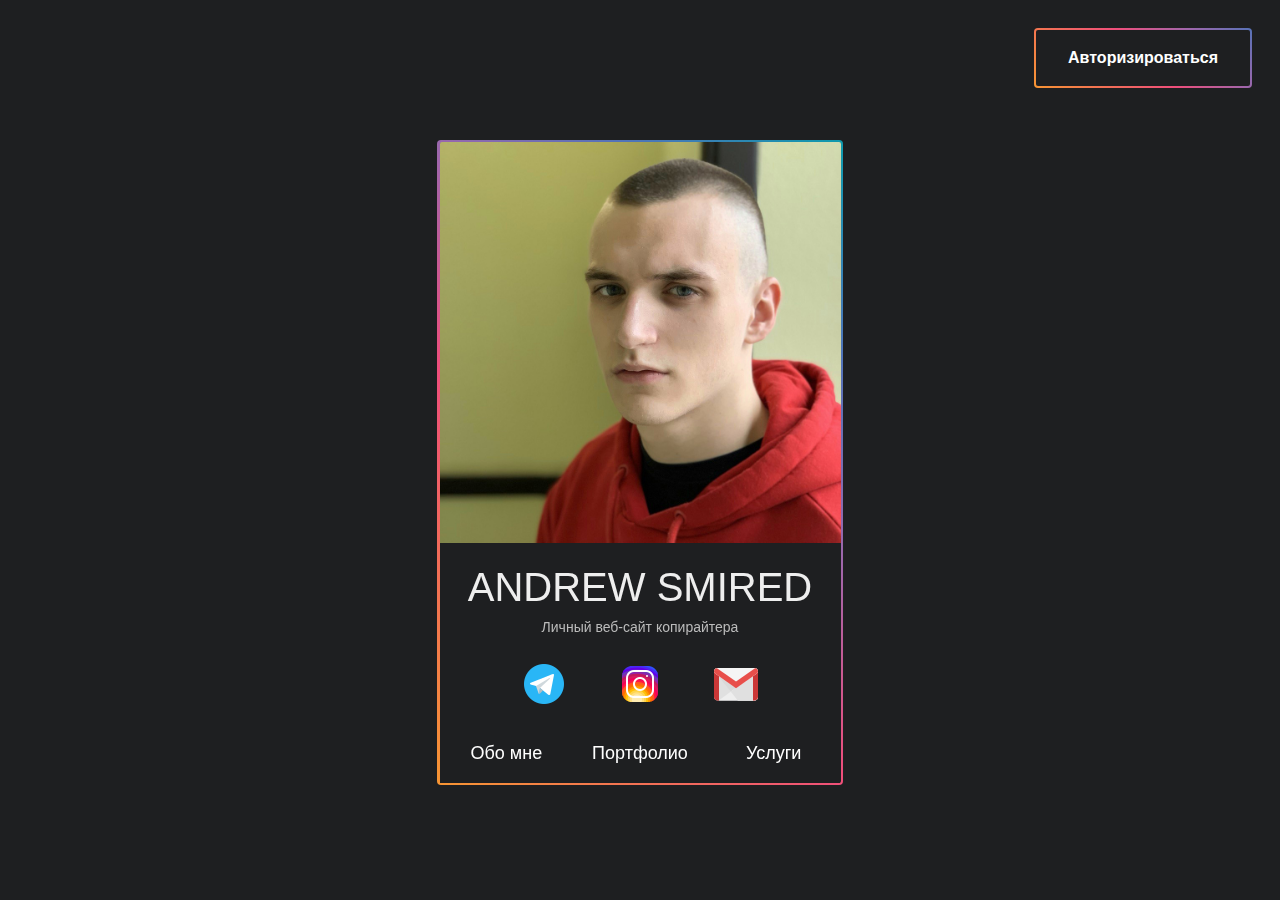
<file: index.html>
<!DOCTYPE html>
<html lang="en">
<head>
    <meta charset="UTF-8">
    <meta name="viewport" content="width=device-width, initial-scale=1.0">
    <title>Smired</title>
    <meta name="description" content="">
    <link rel="shortcut icon" href="img/favicon.ico" type="image/x-icon">
    <link rel="stylesheet" href="https://stackpath.bootstrapcdn.com/bootstrap/4.5.2/css/bootstrap.min.css" integrity="sha384-JcKb8q3iqJ61gNV9KGb8thSsNjpSL0n8PARn9HuZOnIxN0hoP+VmmDGMN5t9UJ0Z" crossorigin="anonymous">
    <link href="https://unpkg.com/aos@2.3.1/dist/aos.css" rel="stylesheet">
    <link rel="stylesheet" href="css/style.css">
    <link rel="stylesheet" href="css/preloader.css">
</head>
<body>
    
    <div class="preloader" id="preloader">
        <div class="lds-default">
            <div></div>
            <div></div>
            <div></div>
            <div></div>
            <div></div>
            <div></div>
            <div></div>
            <div></div>
            <div></div>
            <div></div>
            <div></div>
            <div></div>
        </div>
    </div>
    <!-- <footer>
        <ul>
            <li><a href="https://t.me/smired"><img src="img/icons/icon-01.png" alt="Telegram"></a></li>
            <li><a href="https://www.instagram.com/smired/"><img src="img/icons/icon-02.png" alt="Instagram"></a></li>
            <li><a href="mailto:andrewsam2001@gmail.com"><img src="img/icons/icon-03.png" alt="Email"></a></li>
        </ul>
    </footer> --> 

    <button class="autor" id="authorise">
        Авторизироваться
    </button>
    <div class="wrap">
        <div class="my-card">
            <div class="front" id="my-card-front">
                <img src="img/me_02.jpg" alt="Smired" class="my-img">
                <h1>Andrew Smired</h1>
                <h2>Личный веб-сайт копирайтера</h2>
                <div class="soc-med">
                    <a href="https://t.me/smired">
                        <img src="[data-uri]"/>
                    </a>
                    <a href="https://instagram.com/smired">
                        <img src="[data-uri]"/>
                    </a>
                    <a href="mailto: andrii.samarychev@gmail.com">
                        <img src="[data-uri]"/>
                    </a>
                </div>
                <div class="row row-cols-3">
                    <div class="col-4">
                        <a href="about.html">Обо мне</a>
                    </div>
                    <div class="col-4">
                        <a href="portfolio.html">Портфолио</a>
                    </div>
                    <div class="col-4">
                        <a href="service.html">Услуги</a>
                    </div>
                </div>
            </div>
            <div class="back" id="my-card-back">
                <p class="name-author">Авторизуйтесь</p>
                <form action="" method="post">
                    <input type="text" name="login" id="login" placeholder="Логин" class="input-login">
                    <input type="password" name="password" id="pass" placeholder="Пароль" class="input-login">
                    <div class="checking">
                        <input type="checkbox" name="human" id="check-human">
                        <label for="human">Я человек</label>
                    </div>
                    <p>Вы точно не робот?</p>
                    <div class="checking">
                        <input type="radio" name="yes-no-robot">
                        <label for="yes-no-robot">Да</label>
                        <input type="radio" name="no-no-robot">
                        <label for="no-no-robot">Не уверен</label>
                    </div>
                </form>
                <div class="row row-cols-2">
                    <div class="col-6">
                        <button id="back-home">На главную</button>
                    </div>
                    <div class="col-6">
                        <button>Войти</button>
                    </div>
                </div>
            </div> 
        </div>
    </div>

    <!-- <img src="img/bg-01.jpg" alt="">
    <img src="img/bg-02.jpg" alt="">
    <img src="img/bg-03.jpg" alt="">
    <img src="img/bg-04.jpg" alt="">
    <img src="img/bg-02.jpg" alt="">
    <img src="img/bg-01.jpg" alt=""> -->

    <script src="https://code.jquery.com/jquery-3.5.1.slim.min.js" integrity="sha384-DfXdz2htPH0lsSSs5nCTpuj/zy4C+OGpamoFVy38MVBnE+IbbVYUew+OrCXaRkfj" crossorigin="anonymous"></script>
    <script src="https://cdn.jsdelivr.net/npm/popper.js@1.16.1/dist/umd/popper.min.js" integrity="sha384-9/reFTGAW83EW2RDu2S0VKaIzap3H66lZH81PoYlFhbGU+6BZp6G7niu735Sk7lN" crossorigin="anonymous"></script>
    <script src="https://stackpath.bootstrapcdn.com/bootstrap/4.5.2/js/bootstrap.min.js" integrity="sha384-B4gt1jrGC7Jh4AgTPSdUtOBvfO8shuf57BaghqFfPlYxofvL8/KUEfYiJOMMV+rV" crossorigin="anonymous"></script>
    <script src="https://unpkg.com/aos@2.3.1/dist/aos.js"></script>
    <script src="js/main.js"></script>

</body>
</html>
</file>
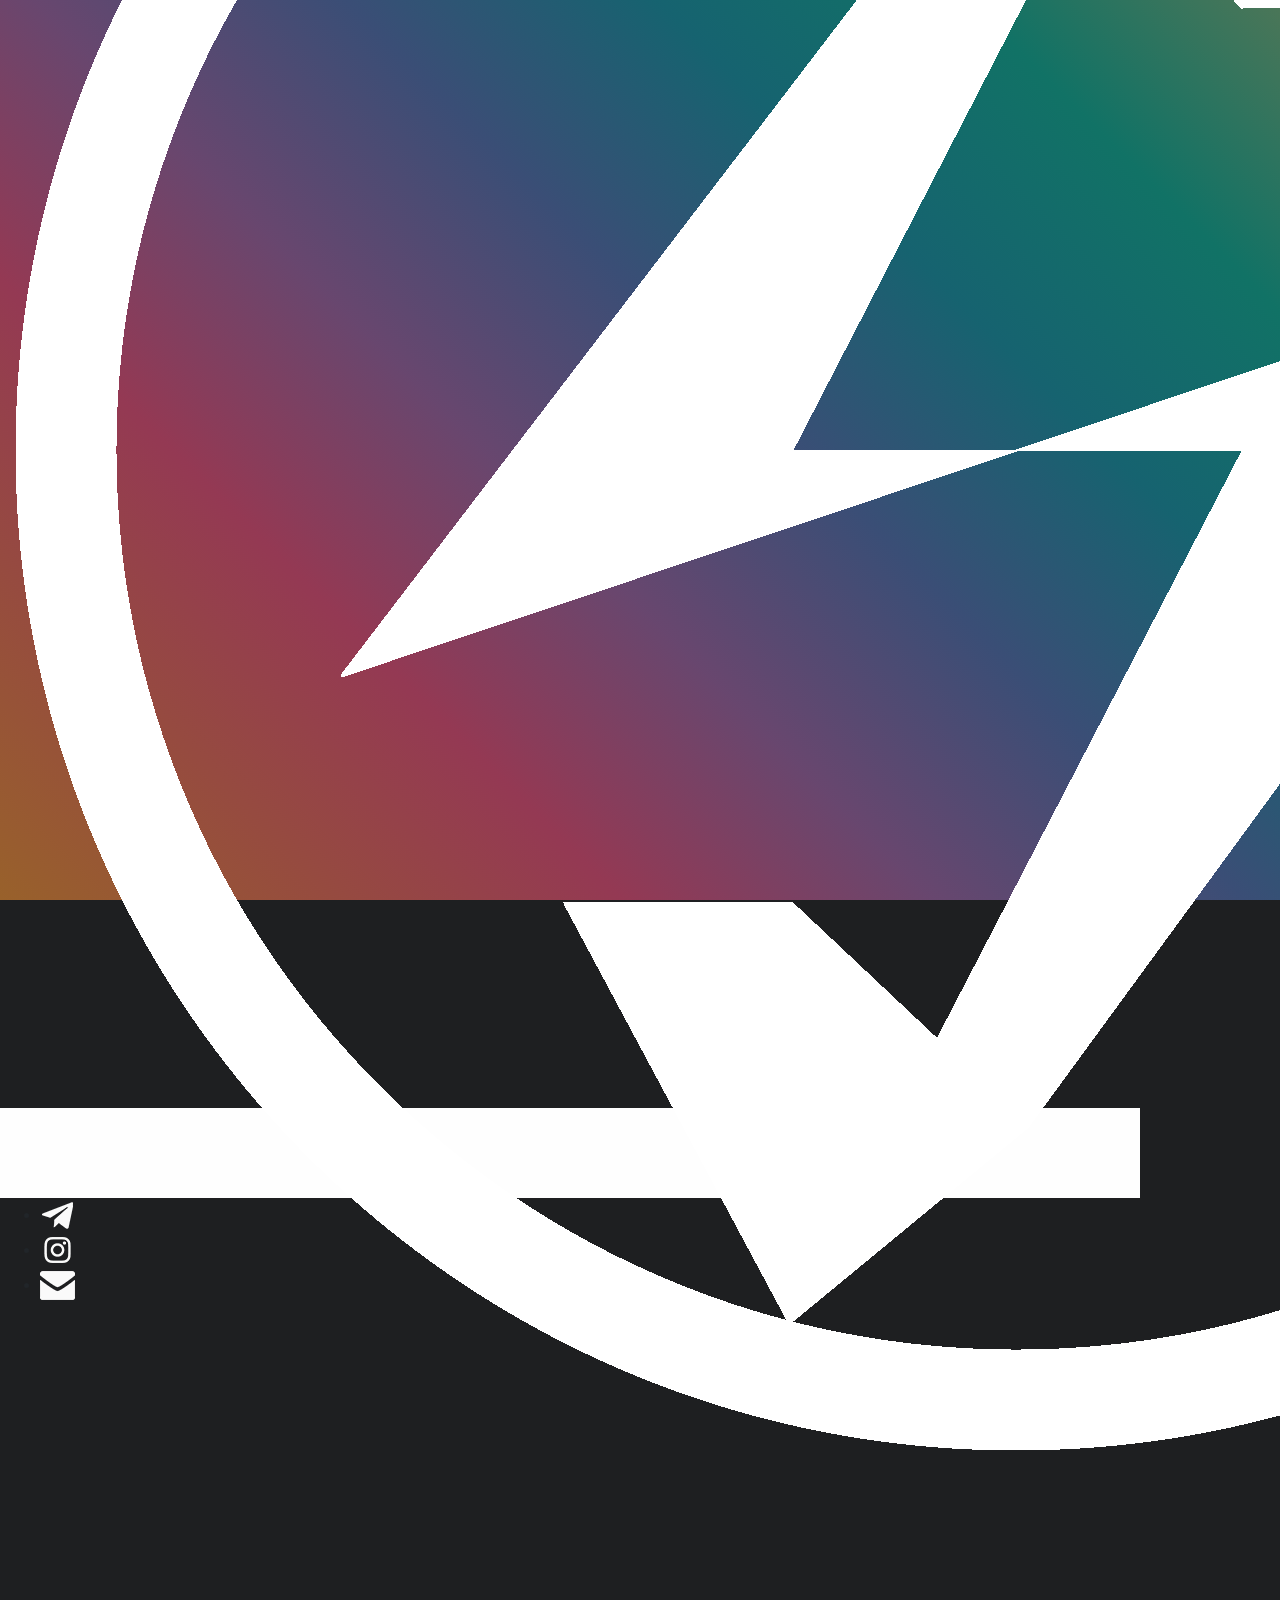
<file: en/index.html>
<!DOCTYPE html>
<html lang="en">
<head>
    <meta charset="UTF-8">
    <meta name="viewport" content="width=device-width, initial-scale=1.0">
    <title>Smired</title>
    <meta name="description" content="">
    <link rel="shortcut icon" href="../img/favicon.ico" type="image/x-icon">
    <link rel="stylesheet" href="https://stackpath.bootstrapcdn.com/bootstrap/4.5.2/css/bootstrap.min.css" integrity="sha384-JcKb8q3iqJ61gNV9KGb8thSsNjpSL0n8PARn9HuZOnIxN0hoP+VmmDGMN5t9UJ0Z" crossorigin="anonymous">
    <link href="https://unpkg.com/aos@2.3.1/dist/aos.css" rel="stylesheet">
    <link rel="stylesheet" href="../css/style.css">
</head>
<body>
    
    <nav class="navbar sticky-top navbar-expand-lg navbar-dark bg-premium">
        <a class="navbar-brand" href="../index.html">
            <img src="../img/logo.png" alt="" class="img-logo">
        </a>
        <button class="navbar-toggler" type="button" data-toggle="collapse" data-target="#navbarSupportedContent" aria-controls="navbarSupportedContent" aria-expanded="false" aria-label="Toggle navigation">
            <span class="navbar-toggler-icon"></span>
        </button>
      
        <div class="collapse navbar-collapse" id="navbarSupportedContent">
            <ul class="navbar-nav mr-auto">
                <li class="nav-item active">
                    <a class="nav-link" href="#">Home <span class="sr-only">(current)</span></a>
                </li>
                <li class="nav-item dropdown">
                    <a class="nav-link" href="portfolio.html">Portfolio</a>
                </li>
                <li class="nav-item dropdown">
                    <a class="nav-link dropdown-toggle" href="#" id="navbarDropdown" role="button" data-toggle="dropdown" aria-haspopup="true" aria-expanded="false">
                      Language
                    </a>
                    <div class="dropdown-menu" aria-labelledby="navbarDropdown">
                        <a class="dropdown-item" href="../index.html"><img src="../img/langs/rus.png" class="img-lang"> Русский</a>
                        <a class="dropdown-item" href="#"><img src="../img/langs/eng.jpg" class="img-lang"> English</a>
                    </div>
                </li>
            </ul>
        </div>
    </nav>
    
    <div class="container-fluid">
        <div class="row mb-5 row-cols-1 row-cols-lg-3">
            <div class="col" data-aos="fade-down" data-aos-duration="3000">
                <div class="card bg-dark mt-5 my-card">
                    <h1 class="card-title">Smired</h1>
                    <h2 class="card-title">Copywritter</h2>
                </div>
            </div>
        </div>
    </div>    

    <div class="container">
        <div class="row row-cols-1 row-cols-md-2">
            <div class="col row-col-me" data-aos="fade-right" data-aos-duration="2000">
                <img src="../img/me_01.jpg" alt="" class="row-img-me">
            </div>
            <div class="col row-text-me" data-aos="fade-up" data-aos-duration="2000">
                <h1>ANDREW SMIRED</h1>
                <p>My name is Andrew, I am 19 years old. I am a 2nd year student of NTUU KPI of IMSW faculty. I work as a professional copywriter for a year.</p>
                <p>I learned SEO-copywriting at the courses on digital marketing IIBT, I have a certificate.</p>
                <p>I provide services for writing unique SEO-texts, PR-texts, promotion texts, rewriting and translation.</p>
                <p>I know English and French at a high level. I have an experience as a translator. I use mostly the program DeepL.</p>
                <p>Also worked with admins like WordPress and Magento 2.</p>
                <p>I prefer to work in Google Doc.</p>
                <p>My strong qualities are diligence, punctuality, communicativeness and ability to work in a team.</p>
                <a href="portfolio.html" class="btn btn-primary" style="font-family: Helvetica;">Portfolio</a>
            </div>
        </div>
    </div>

    <footer>
        <ul>
            <li><a href="https://t.me/smired"><img src="../img/icons/icon-01.png" alt="Telegram"></a></li>
            <li><a href="https://www.instagram.com/smired/"><img src="../img/icons/icon-02.png" alt="Instagram"></a></li>
            <li><a href="mailto:andrewsam2001@gmail.com"><img src="../img/icons/icon-03.png" alt="Email"></a></li>
        </ul>
    </footer>

    <script src="https://code.jquery.com/jquery-3.5.1.slim.min.js" integrity="sha384-DfXdz2htPH0lsSSs5nCTpuj/zy4C+OGpamoFVy38MVBnE+IbbVYUew+OrCXaRkfj" crossorigin="anonymous"></script>
    <script src="https://cdn.jsdelivr.net/npm/popper.js@1.16.1/dist/umd/popper.min.js" integrity="sha384-9/reFTGAW83EW2RDu2S0VKaIzap3H66lZH81PoYlFhbGU+6BZp6G7niu735Sk7lN" crossorigin="anonymous"></script>
    <script src="https://stackpath.bootstrapcdn.com/bootstrap/4.5.2/js/bootstrap.min.js" integrity="sha384-B4gt1jrGC7Jh4AgTPSdUtOBvfO8shuf57BaghqFfPlYxofvL8/KUEfYiJOMMV+rV" crossorigin="anonymous"></script>
    <script src="https://unpkg.com/aos@2.3.1/dist/aos.js"></script>
    <script src="../js/main.js"></script>

</body>
</html>
</file>
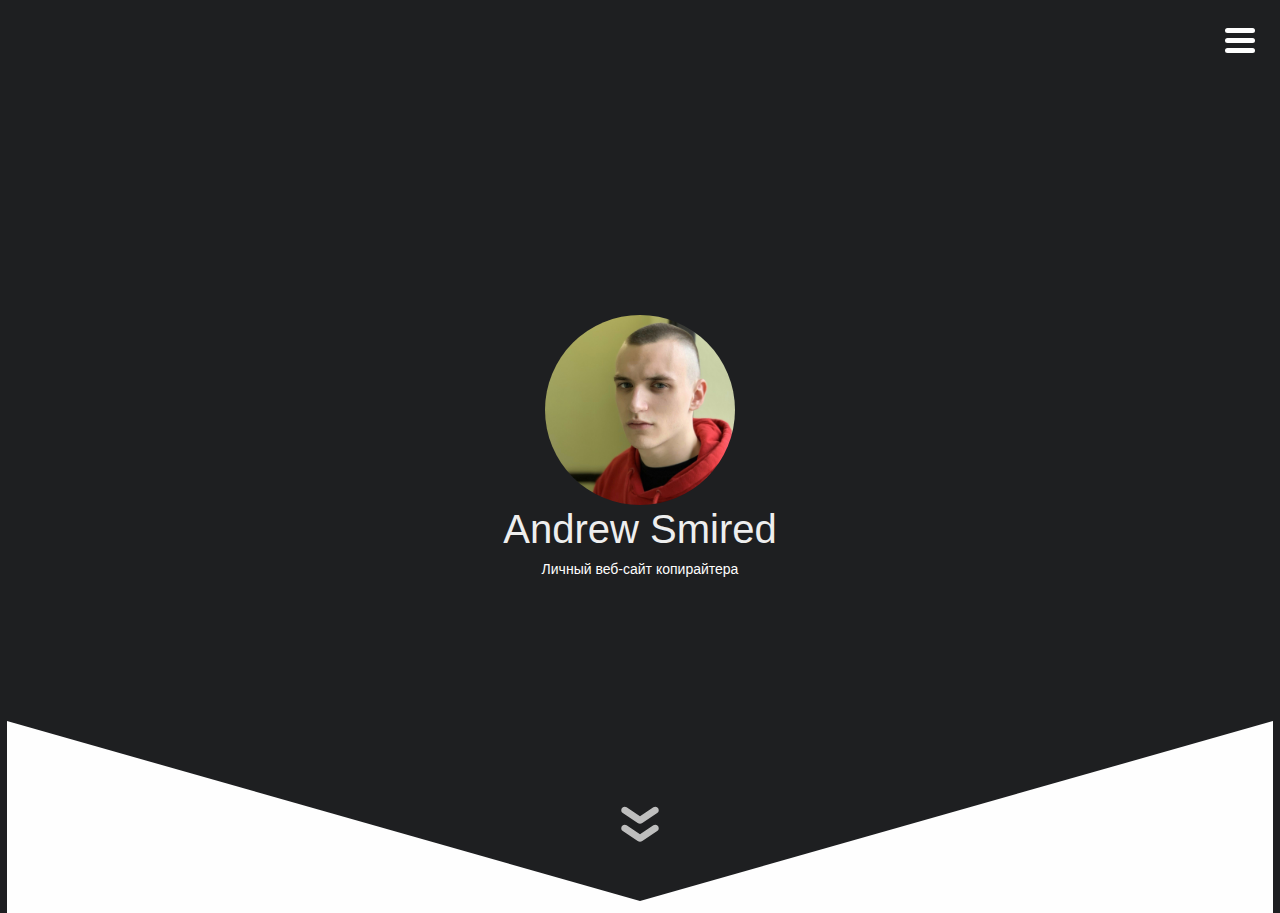
<file: about.html>
<!DOCTYPE html>
<html lang="en">
<head>
    <meta charset="UTF-8">
    <meta name="viewport" content="width=device-width, initial-scale=1.0">
    <title>Smired</title>
    <meta name="description" content="">
    <link rel="shortcut icon" href="img/favicon.ico" type="image/x-icon">
    <link rel="stylesheet" href="https://stackpath.bootstrapcdn.com/bootstrap/4.5.2/css/bootstrap.min.css" integrity="sha384-JcKb8q3iqJ61gNV9KGb8thSsNjpSL0n8PARn9HuZOnIxN0hoP+VmmDGMN5t9UJ0Z" crossorigin="anonymous">
    <link href="https://unpkg.com/aos@2.3.1/dist/aos.css" rel="stylesheet">
    <link rel="stylesheet" href="css/style.css">
    <link rel="stylesheet" href="css/preloader.css">
</head>
<body>
    <div class="preloader" id="preloader">
        <div class="lds-default">
            <div></div>
            <div></div>
            <div></div>
            <div></div>
            <div></div>
            <div></div>
            <div></div>
            <div></div>
            <div></div>
            <div></div>
            <div></div>
            <div></div>
        </div>
    </div>
    <a class="menu-block" href="#" id="menu">
        <span id="menu-b" class="menu-before"></span>
        <span id="menu-c" class="menu"></span>
        <span id="menu-a" class="menu-after"></span>
    </a>
    <nav id="nav-menu">
        <div class="links"><a href="index.html">На главную</a></div>
        <div class="links"><a href="portfolio.html">Портфолио</a></div>
        <div class="links"><a href="service.html">Услуги</a></div>
        <!-- <div class="links"><a href=""></a></div> -->
    </nav>
    <div class="wrap">
        <img src="img/me_02.jpg" alt="Smired" class="my-img-n">
        <h1>Andrew Smired</h1>
        <h2>Личный веб-сайт копирайтера</h2>
        <div class="rev-tri"></div>
        <div class="arrow one">
            <svg xmlns="http://www.w3.org/2000/svg" x="0px" y="0px" width="50" height="50" viewBox="0 0 172 172" style=" fill:#000000;"><g fill="none" fill-rule="nonzero" stroke="none" stroke-width="1" stroke-linecap="butt" stroke-linejoin="miter" stroke-miterlimit="10" stroke-dasharray="" stroke-dashoffset="0" font-family="none" font-weight="none" font-size="none" text-anchor="none" style="mix-blend-mode: normal">
                <path d="M0,172v-172h172v172z" fill="none"></path>
                <g fill="#bebebe">
                <path d="M150.5,79.6145v0c0,-9.5245 -10.61383,-15.20767 -18.54017,-9.92583l-45.95983,30.64467l-45.95983,-30.6375c-7.92633,-5.28183 -18.54017,0.39417 -18.54017,9.91867v0c0,3.98467 1.99233,7.71133 5.3105,9.92583l51.24167,34.15633c4.816,3.21067 11.08683,3.21067 15.90283,0l51.24167,-34.15633c3.311,-2.2145 5.30333,-5.934 5.30333,-9.92583z"></path>
                </g></g>
            </svg>
        </div>
        <div class="arrow two">
            <svg xmlns="http://www.w3.org/2000/svg" x="0px" y="0px" width="50" height="50" viewBox="0 0 172 172" style=" fill:#000000;"><g fill="none" fill-rule="nonzero" stroke="none" stroke-width="1" stroke-linecap="butt" stroke-linejoin="miter" stroke-miterlimit="10" stroke-dasharray="" stroke-dashoffset="0" font-family="none" font-weight="none" font-size="none" text-anchor="none" style="mix-blend-mode: normal">
                <path d="M0,172v-172h172v172z" fill="none"></path>
                <g fill="#bebebe">
                <path d="M150.5,79.6145v0c0,-9.5245 -10.61383,-15.20767 -18.54017,-9.92583l-45.95983,30.64467l-45.95983,-30.6375c-7.92633,-5.28183 -18.54017,0.39417 -18.54017,9.91867v0c0,3.98467 1.99233,7.71133 5.3105,9.92583l51.24167,34.15633c4.816,3.21067 11.08683,3.21067 15.90283,0l51.24167,-34.15633c3.311,-2.2145 5.30333,-5.934 5.30333,-9.92583z"></path>
                </g></g>
            </svg>
        </div>
    </div>
    <div class="section">
        <!-- <div class="container">
            <div class="row row-cols-3">
                <div class="col-4">Name</div>
                <div class="col-4">Surname</div>
                <div class="col-4">Date</div>
            </div>
        </div> -->
    </div>
    <script src="https://code.jquery.com/jquery-3.5.1.slim.min.js" integrity="sha384-DfXdz2htPH0lsSSs5nCTpuj/zy4C+OGpamoFVy38MVBnE+IbbVYUew+OrCXaRkfj" crossorigin="anonymous"></script>
    <script src="https://cdn.jsdelivr.net/npm/popper.js@1.16.1/dist/umd/popper.min.js" integrity="sha384-9/reFTGAW83EW2RDu2S0VKaIzap3H66lZH81PoYlFhbGU+6BZp6G7niu735Sk7lN" crossorigin="anonymous"></script>
    <script src="https://stackpath.bootstrapcdn.com/bootstrap/4.5.2/js/bootstrap.min.js" integrity="sha384-B4gt1jrGC7Jh4AgTPSdUtOBvfO8shuf57BaghqFfPlYxofvL8/KUEfYiJOMMV+rV" crossorigin="anonymous"></script>
    <script src="https://unpkg.com/aos@2.3.1/dist/aos.js"></script>
    <script src="js/menu.js"></script>
    <script src="js/main.js"></script>

</body>
</html>
</file>
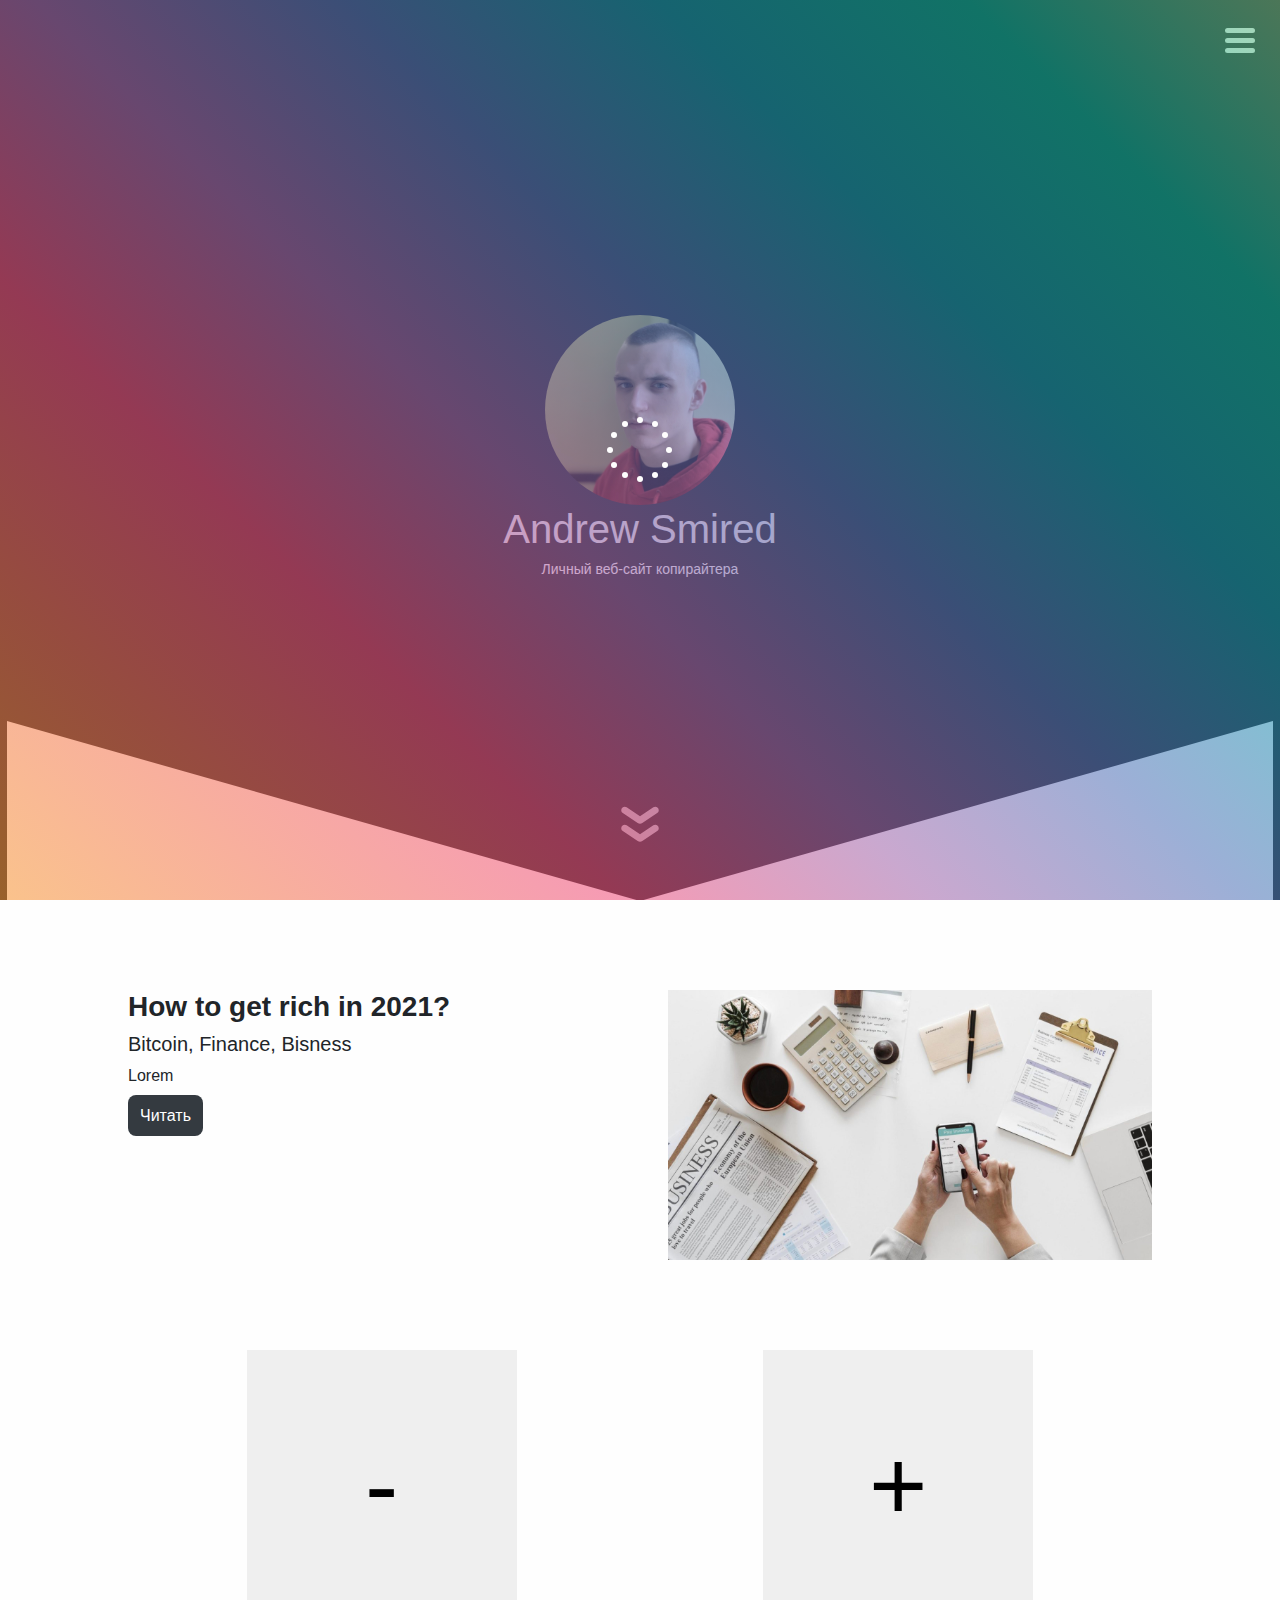
<file: portfolio.html>
<!DOCTYPE html>
<html lang="en">
<head>
    <meta charset="UTF-8">
    <meta name="viewport" content="width=device-width, initial-scale=1.0">
    <title>Portfolio | Smired | Copywritter</title>
    <link rel="shortcut icon" href="img/favicon.ico" type="image/x-icon">
    <link rel="stylesheet" href="https://stackpath.bootstrapcdn.com/bootstrap/4.5.2/css/bootstrap.min.css" integrity="sha384-JcKb8q3iqJ61gNV9KGb8thSsNjpSL0n8PARn9HuZOnIxN0hoP+VmmDGMN5t9UJ0Z" crossorigin="anonymous">
    <link href="https://unpkg.com/aos@2.3.1/dist/aos.css" rel="stylesheet">
    <link rel="stylesheet" href="css/style.css">
    <link rel="stylesheet" href="css/preloader.css">
</head>
<body>

    <div class="preloader" id="preloader">
        <div class="lds-default">
            <div></div>
            <div></div>
            <div></div>
            <div></div>
            <div></div>
            <div></div>
            <div></div>
            <div></div>
            <div></div>
            <div></div>
            <div></div>
            <div></div>
        </div>
    </div>
    <a class="menu-block" href="#" id="menu">
        <span id="menu-b" class="menu-before"></span>
        <span id="menu-c" class="menu"></span>
        <span id="menu-a" class="menu-after"></span>
    </a>
    <nav id="nav-menu">
        <div class="links"><a href="index.html">На главную</a></div>
        <div class="links"><a href="portfolio.html">Портфолио</a></div>
        <div class="links"><a href="service.html">Услуги</a></div>
        <!-- <div class="links"><a href=""></a></div> -->
    </nav>
    <div class="wrap">
        <img src="img/me_02.jpg" alt="Smired" class="my-img-n">
        <h1>Andrew Smired</h1>
        <h2>Личный веб-сайт копирайтера</h2>
        <div class="rev-tri"></div>
        <div class="arrow one">
            <svg xmlns="http://www.w3.org/2000/svg" x="0px" y="0px" width="50" height="50" viewBox="0 0 172 172" style=" fill:#000000;"><g fill="none" fill-rule="nonzero" stroke="none" stroke-width="1" stroke-linecap="butt" stroke-linejoin="miter" stroke-miterlimit="10" stroke-dasharray="" stroke-dashoffset="0" font-family="none" font-weight="none" font-size="none" text-anchor="none" style="mix-blend-mode: normal">
                <path d="M0,172v-172h172v172z" fill="none"></path>
                <g fill="#bebebe">
                <path d="M150.5,79.6145v0c0,-9.5245 -10.61383,-15.20767 -18.54017,-9.92583l-45.95983,30.64467l-45.95983,-30.6375c-7.92633,-5.28183 -18.54017,0.39417 -18.54017,9.91867v0c0,3.98467 1.99233,7.71133 5.3105,9.92583l51.24167,34.15633c4.816,3.21067 11.08683,3.21067 15.90283,0l51.24167,-34.15633c3.311,-2.2145 5.30333,-5.934 5.30333,-9.92583z"></path>
                </g></g>
            </svg>
        </div>
        <div class="arrow two">
            <svg xmlns="http://www.w3.org/2000/svg" x="0px" y="0px" width="50" height="50" viewBox="0 0 172 172" style=" fill:#000000;"><g fill="none" fill-rule="nonzero" stroke="none" stroke-width="1" stroke-linecap="butt" stroke-linejoin="miter" stroke-miterlimit="10" stroke-dasharray="" stroke-dashoffset="0" font-family="none" font-weight="none" font-size="none" text-anchor="none" style="mix-blend-mode: normal">
                <path d="M0,172v-172h172v172z" fill="none"></path>
                <g fill="#bebebe">
                <path d="M150.5,79.6145v0c0,-9.5245 -10.61383,-15.20767 -18.54017,-9.92583l-45.95983,30.64467l-45.95983,-30.6375c-7.92633,-5.28183 -18.54017,0.39417 -18.54017,9.91867v0c0,3.98467 1.99233,7.71133 5.3105,9.92583l51.24167,34.15633c4.816,3.21067 11.08683,3.21067 15.90283,0l51.24167,-34.15633c3.311,-2.2145 5.30333,-5.934 5.30333,-9.92583z"></path>
                </g></g>
            </svg>
        </div>
    </div>
    <div class="wrapper" id="wrapper">
        <div class="slider">
            <div class="polosa">
                <div id="slide-001" class="slide slide-001">
                    <div class="text">
                        <h3 class="title">How to get rich in 2021?</h3>
                        <h4 class="themes">Bitcoin, Finance, Bisness</h4>
                        <p class="desc">Lorem</p>
                        <a href="" class="btn-dark">Читать</a>
                    </div>
                    <div class="slide-img"><img src="img/port/art-img-001.jpg" alt=""></div>
                </div>
                <div id="slide-002" class="slide slide-002">
                    <div class="text">
                        <h3 class="title">How to get rich in 2021?</h3>
                        <h4 class="themes">Bitcoin, Finance, Bisness</h4>
                        <p class="desc">Lorem</p>
                        <a href="" class="btn-dark">Читать</a>
                    </div>
                    <div class="slide-img"><img src="img/port/art-img-002.jpg" alt=""></div>
                </div>
                <div id="slide-003" class="slide slide-003">
                    <div class="text">
                        <h3 class="title">How to get rich in 2021?</h3>
                        <h4 class="themes">Bitcoin, Finance, Bisness</h4>
                        <p class="desc">Lorem</p>
                        <a href="" class="btn-dark">Читать</a>
                    </div>
                    <div class="slide-img"><img src="img/port/art-img-003.jpg" alt=""></div>
                </div>
                <div id="slide-004" class="slide slide-004">
                    <div class="text">
                        <h3 class="title">How to get rich in 2021?</h3>
                        <h4 class="themes">Bitcoin, Finance, Bisness</h4>
                        <p class="desc">Lorem</p>
                        <a href="" class="btn-dark">Читать</a>
                    </div>
                    <div class="slide-img"><img src="img/port/art-img-004.jpg" alt=""></div>
                </div>
                <div id="slide-005" class="slide slide-005">
                    <div class="text">
                        <h3 class="title">How to get rich in 2021?</h3>
                        <h4 class="themes">Bitcoin, Finance, Bisness</h4>
                        <p class="desc">Lorem</p>
                        <a href="" class="btn-dark">Читать</a>
                    </div>
                    <div class="slide-img"><img src="img/port/art-img-005.jpg" alt=""></div>
                </div>
                <div id="slide-006" class="slide slide-006">
                    <div class="text">
                        <h3 class="title">How to get rich in 2021?</h3>
                        <h4 class="themes">Bitcoin, Finance, Bisness</h4>
                        <p class="desc">Lorem</p>
                        <a href="" class="btn-dark">Читать</a>
                    </div>
                    <div class="slide-img"><img src="img/port/art-img-006.jpg" alt=""></div>
                </div>
                <div id="slide-007" class="slide slide-007">
                    <div class="text">
                        <h3 class="title">How to get rich in 2021?</h3>
                        <h4 class="themes">Bitcoin, Finance, Bisness</h4>
                        <p class="desc">Lorem</p>
                        <a href="" class="btn-dark">Читать</a>
                    </div>
                    <div class="slide-img"><img src="img/port/art-img-007.jpg" alt=""></div>
                </div>
                <div id="slide-008" class="slide slide-008">
                    <div class="text">
                        <h3 class="title">How to get rich in 2021?</h3>
                        <h4 class="themes">Bitcoin, Finance, Bisness</h4>
                        <p class="desc">Lorem</p>
                        <a href="" class="btn-dark">Читать</a>
                    </div>
                    <div class="slide-img"><img src="img/port/art-img-008.jpg" alt=""></div>
                </div>
                <div id="slide-009" class="slide slide-009">
                    <div class="text">
                        <h3 class="title">How to get rich in 2021?</h3>
                        <h4 class="themes">Bitcoin, Finance, Bisness</h4>
                        <p class="desc">Lorem</p>
                        <a href="" class="btn-dark">Читать</a>
                    </div>
                    <div class="slide-img"><img src="img/port/art-img-009.jpg" alt=""></div>
                </div>
            </div>
        </div>
        <div class="dots">
            <button class="prev" id="but-pr">-</button>
            <button class="next" id="but-nx">+</button>
        </div>
    </div>
    <!-- <nav class="navbar sticky-top navbar-expand-lg navbar-dark bg-dark">
        <a class="navbar-brand" href="index.html">
            <img src="img/logo.png" alt="" class="img-logo">
        </a>
        <button class="navbar-toggler" type="button" data-toggle="collapse" data-target="#navbarSupportedContent" aria-controls="navbarSupportedContent" aria-expanded="false" aria-label="Toggle navigation">
            <span class="navbar-toggler-icon"></span>
        </button>
      
        <div class="collapse navbar-collapse" id="navbarSupportedContent">
            <ul class="navbar-nav mr-auto">
                <li class="nav-item">
                    <a class="nav-link" href="index.html">Главная</a>
                </li>
                <li class="nav-item active">
                    <a class="nav-link" href="#">Портфолио<span class="sr-only">(current)</span></a>
                </li>
                <li class="nav-item dropdown">
                    <a class="nav-link dropdown-toggle" href="#" id="navbarDropdown" role="button" data-toggle="dropdown" aria-haspopup="true" aria-expanded="false">
                      Язык
                    </a>
                    <div class="dropdown-menu" aria-labelledby="navbarDropdown">
                        <a class="dropdown-item" href="#"><img src="img/langs/rus.png" class="img-lang"> Русский</a>
                        <a class="dropdown-item" href="en/portfolio.html"><img src="img/langs/eng.jpg" class="img-lang"> English</a>
                    </div>
                </li>
            </ul>
        </div>
    </nav>

    <div class="container-fluid">
        <div class="row mb-5 row-cols-1 row-cols-lg-3">
            <div class="col" data-aos="fade-down" data-aos-duration="3000">
                <div class="card bg-dark mt-5 my-card">
                    <h1 class="card-title">Smired</h1>
                    <h2 class="card-title">Copywritter</h2>
                </div>
            </div>
        </div>
    </div>  

    <div class="container portfolio mb-5">
        <div class="row row-cols-1 row-cols-md-2 row-cols-lg-3">
            <div class="col mt-1" data-aos="fade-right" data-aos-duration="3000">
                <div class="card port-card">
                    <a target="_blank" href="https://kompanion.online/sovety-po-razvitiyu-i-upravleniyu-bizne/biznes-tendentsii-2020-goda-i-ozhidaniya-na-2021-god/">
                        <img src="img/port/art-img-001.jpg" alt="Title" class="card-img-top">
                    </a>
                    <div class="card-body">
                        <a target="_blank" href="https://kompanion.online/sovety-po-razvitiyu-i-upravleniyu-bizne/biznes-tendentsii-2020-goda-i-ozhidaniya-na-2021-god/">
                            <h5 class="card-title">Бизнес-тенденции 2020 года и ожидания на 2021 год</h5>
                        </a>    
                        <p class="card-text">Бизнес в условиях кризиса реален? Какие тенденции являются актуальными во время пандемии? Небольшой прогноз бизнес-трендов на 2021 год.</p>
                        <a target="_blank" href="https://kompanion.online/sovety-po-razvitiyu-i-upravleniyu-bizne/biznes-tendentsii-2020-goda-i-ozhidaniya-na-2021-god/" class="btn btn-outline-light">Читать полностью</a>
                    </div>
                </div>
            </div>
            <div class="col mt-1" data-aos="fade-right" data-aos-duration="2000">
                <div class="card port-card">
                    <a target="_blank" href="https://kompanion.online/biznes-termini/butstrepping-osobennosti-vozmozhnosti-preimushhestva/">
                        <img src="img/port/art-img-002.jpg" alt="Title" class="card-img-top">
                    </a>
                    <div class="card-body">
                        <a target="_blank" href="https://kompanion.online/biznes-termini/butstrepping-osobennosti-vozmozhnosti-preimushhestva/">
                            <h5 class="card-title">Все, что нужно знать о бутстрэппинге — особенности, возможности, преимущества</h5>
                        </a>
                        <p class="card-text">Бутстрэппинг — новомодное слово, с небольшой историей, означающее направление в бизнесе. Что оно означает? Как к этому прийти? Стоит ли начинать?</p>
                        <a target="_blank" href="https://kompanion.online/biznes-termini/butstrepping-osobennosti-vozmozhnosti-preimushhestva/" class="btn btn-outline-light">Читать полностью</a>
                    </div>
                </div>
            </div>
            <div class="col mt-1" data-aos="fade-right" data-aos-duration="1000">
                <div class="card port-card">
                    <a target="_blank" href="https://kompanion.online/novosti/bitkoin-chto-proishodit-tsena-kriptovalyuty-i-chego-ozhidat-dalshe/">
                        <img src="img/port/art-img-003.jpg" alt="Title" class="card-img-top">
                    <a target="_blank" href="https://kompanion.online/novosti/bitkoin-chto-proishodit-tsena-kriptovalyuty-i-chego-ozhidat-dalshe/">
                    <div class="card-body">
                        <a target="_blank" href="https://kompanion.online/novosti/bitkoin-chto-proishodit-tsena-kriptovalyuty-i-chego-ozhidat-dalshe/">
                            <h5 class="card-title">Биткоин: что происходит, цена криптовалюты и чего ожидать дальше?</h5>
                        </a>
                        <p class="card-text">В 2020-2021 году биткоин снова начал расти в цене. С чем это связано и будел ли криптовалюта дорожать дальше? Мнение аналитиков и экспертов.</p>
                        <a target="_blank" href="https://kompanion.online/novosti/bitkoin-chto-proishodit-tsena-kriptovalyuty-i-chego-ozhidat-dalshe/" class="btn btn-outline-light">Читать полностью</a>
                    </div>
                </div>
            </div>
            <div class="col mt-1" data-aos="fade-right" data-aos-duration="2000">
                <div class="card port-card">
                    <a target="_blank" href="https://kompanion.online/kriptovalyuta/chto-novogo-v-kriptovalyute-za-poslednij-god/">
                        <img src="img/port/art-img-004.jpg" alt="Title" class="card-img-top">
                    </a>
                    <div class="card-body">
                        <a target="_blank" href="https://kompanion.online/kriptovalyuta/chto-novogo-v-kriptovalyute-za-poslednij-god/">
                            <h5 class="card-title">Что нового в криптовалюте за последний год?</h5>
                        </a>
                        <p class="card-text">2020 год был тяжелым во всех смыслах этого слова. Как он отразился на криптовалюте? Что новенького готовят крупные компании? Статистика и новости</p>
                        <a target="_blank" href="https://kompanion.online/kriptovalyuta/chto-novogo-v-kriptovalyute-za-poslednij-god/" class="btn btn-outline-light">Читать полностью</a>
                    </div>
                </div>
            </div>
            <div class="col mt-1" data-aos="fade-right" data-aos-duration="2000">
                <div class="card port-card">
                    <a target="_blank" href="https://kompanion.online/marketing/rekomendatsii-po-sozdaniyu-reklamy-dlya-detej/">
                        <img src="img/port/art-img-005.jpg" alt="Title" class="card-img-top">
                    </a>
                    <div class="card-body">
                        <a target="_blank" href="https://kompanion.online/marketing/rekomendatsii-po-sozdaniyu-reklamy-dlya-detej/">
                            <h5 class="card-title">Рекомендации по созданию рекламы для детей</h5>
                        </a>
                        <p class="card-text">Реклама для детей является очень сложным и требовательным продуктом. Советы и рекомендации по созданию качественной детской рекламы.</p>
                        <a target="_blank" href="https://kompanion.online/marketing/rekomendatsii-po-sozdaniyu-reklamy-dlya-detej/" class="btn btn-outline-light">Читать полностью</a>
                    </div>
                </div>
            </div>
            <div class="col mt-1" data-aos="fade-right" data-aos-duration="1000">
                <div class="card port-card">
                    <a target="_blank" href="https://kompanion.online/finansy/kak-prodat-ideyu-dlya-biznesa-sovety/">
                        <img src="img/port/art-img-006.jpg" alt="Title" class="card-img-top">
                    </a>
                    <div class="card-body">
                        <a target="_blank" href="https://kompanion.online/finansy/kak-prodat-ideyu-dlya-biznesa-sovety/">
                            <h5 class="card-title">Как продать идею для бизнеса? Советы</h5>
                        </a>
                        <p class="card-text">Каждого из нас ежедневно посещают идеи, но чаще всего на их развитие нет ни времени, ни денег. Как заработать на идее? Советы, анализ, стратегия</p>
                        <a target="_blank" href="https://kompanion.online/finansy/kak-prodat-ideyu-dlya-biznesa-sovety/" class="btn btn-outline-light">Читать полностью</a>
                    </div>
                </div>
            </div>
            <div class="col mt-1" data-aos="fade-right" data-aos-duration="3000">
                <div class="card port-card">
                    <a target="_blank" href="https://kompanion.online/samorazvitie/kak-sozdat-poleznye-privychki-sovety-i-metody/">
                        <img src="img/port/art-img-007.jpg" alt="Title" class="card-img-top">
                    </a>
                    <div class="card-body">
                        <a target="_blank" href="https://kompanion.online/samorazvitie/kak-sozdat-poleznye-privychki-sovety-i-metody/">
                            <h5 class="card-title">Как создать полезные привычки: советы и методы?</h5>
                        </a>
                        <p class="card-text">Каждый из нас хоть раз пытался завести полезную привычку. У некоторых это совершенно не получалось. Как создать полезную привычку? Несколько простых методов</p>
                        <a target="_blank" href="https://kompanion.online/samorazvitie/kak-sozdat-poleznye-privychki-sovety-i-metody/" class="btn btn-outline-light">Читать полностью</a>
                    </div>
                </div>
            </div>
            <div class="col mt-1" data-aos="fade-right" data-aos-duration="2000">
                <div class="card port-card">
                    <a target="_blank" href="https://kompanion.online/samorazvitie/kak-sozdat-poleznye-privychki-sovety-i-metody/">    
                        <img src="img/port/art-img-008.jpg" alt="Title" class="card-img-top">
                    </a>
                    <div class="card-body">
                        <a target="_blank" href="https://kompanion.online/samorazvitie/kak-sozdat-poleznye-privychki-sovety-i-metody/">    
                            <h5 class="card-title">Как правильно подготовить резюме? Советы</h5>
                        </a>
                        <p class="card-text">Хорошо написанное резюме - ключ к получению престижной работы. Современные методы и способы составления резюме. Простота и лаконичность</p>
                        <a target="_blank" href="https://kompanion.online/samorazvitie/kak-sozdat-poleznye-privychki-sovety-i-metody/" class="btn btn-outline-light">Читать полностью</a>
                    </div>
                </div>
            </div>
            <div class="col mt-1" data-aos="fade-right" data-aos-duration="1000">
                <div class="card port-card">
                    <a target="_blank" href="https://kompanion.online/birzhi-kriptovalyuty/vzlomy-kriptovalyutnyh-birzh-istorii-i-sovety/">
                        <img src="img/port/art-img-009.jpg" alt="Title" class="card-img-top">
                    </a>
                    <div class="card-body">
                        <a target="_blank" href="https://kompanion.online/birzhi-kriptovalyuty/vzlomy-kriptovalyutnyh-birzh-istorii-i-sovety/">
                            <h5 class="card-title">Взломы криптовалютных бирж: истории и советы безопасности</h5>
                        </a>
                        <p class="card-text">Практически все, что находится в интернете можно взломать, и криптобиржи не исключение. В данной статье приведены примеры таких взломов и советы по безопасности на биржах.</p>
                        <a target="_blank" href="https://kompanion.online/birzhi-kriptovalyuty/vzlomy-kriptovalyutnyh-birzh-istorii-i-sovety/" class="btn btn-outline-light">Читать полностью</a>
                    </div>
                </div>
            </div>
            <div class="col mt-1" data-aos="fade-right" data-aos-duration="2000">
                <div class="card port-card">
                    <a target="_blank" href="https://kompanion.online/altkoiny/stabilnye-i-bezopasnye-altkoiny/">
                        <img src="img/port/art-img-010.jpg" alt="Title" class="card-img-top">
                    </a>
                    <div class="card-body">
                        <a target="_blank" href="https://kompanion.online/altkoiny/stabilnye-i-bezopasnye-altkoiny/">
                            <h5 class="card-title">Стабильные и безопасные альткоины</h5>
                        </a>
                        <p class="card-text">Существует огромное количество альткоинов. У всех свои преимущества и недостатки. Откуда взялись алькоины? Как выбрать криптовалюту?</p>
                        <a target="_blank" href="https://kompanion.online/altkoiny/stabilnye-i-bezopasnye-altkoiny/" class="btn btn-outline-light">Читать полностью</a>
                    </div>
                </div>
            </div>
            <div class="col mt-1" data-aos="fade-right" data-aos-duration="2000">
                <div class="card port-card">
                    <a target="_blank" href="https://kompanion.online/istorii-yspesha/samye-molodye-i-bogatye-biznesmeny/">
                        <img src="img/port/art-img-011.jpg" alt="Title" class="card-img-top">
                    </a>
                    <div class="card-body">
                        <a target="_blank" href="https://kompanion.online/istorii-yspesha/samye-molodye-i-bogatye-biznesmeny/">
                            <h5 class="card-title">Самые молодые и богатые бизнесмены</h5>
                        </a>
                        <p class="card-text">Молодые бизнесмены миллиардеры, кто они? Их история успеха. Люди со всего мира. От простого студента до владельца многомиллиардной компании.</p>
                        <a target="_blank" href="https://kompanion.online/istorii-yspesha/samye-molodye-i-bogatye-biznesmeny/" class="btn btn-outline-light">Читать полностью</a>
                    </div>
                </div>
            </div>
            <div class="col mt-1" data-aos="fade-right" data-aos-duration="1000">
                <div class="card port-card">
                    <a target="_blank" href="https://kompanion.online/sovety-po-razvitiyu-i-upravleniyu-bizne/100-idej-biznesa-dlya-zhenshhin-s-minimalnymi-vlozheniyami-v-2021-godu/">
                        <img src="img/port/art-img-012.jpg" alt="Title" class="card-img-top">
                    </a>
                    <div class="card-body">
                        <a target="_blank" href="https://kompanion.online/sovety-po-razvitiyu-i-upravleniyu-bizne/100-idej-biznesa-dlya-zhenshhin-s-minimalnymi-vlozheniyami-v-2021-godu/">
                            <h5 class="card-title">100+ идей бизнеса для женщин с минимальными вложениями в 2021 году</h5>
                        </a>
                        <p class="card-text">Мы собрали лучшие идеи для бизнеса женщин в этом году при минимальных затратах: популярные ниши, простые варианты, современные идеи.</p>
                        <a target="_blank" href="https://kompanion.online/sovety-po-razvitiyu-i-upravleniyu-bizne/100-idej-biznesa-dlya-zhenshhin-s-minimalnymi-vlozheniyami-v-2021-godu/" class="btn btn-outline-light">Читать полностью</a>
                    </div>
                </div>
            </div>
            <div class="col mt-1" data-aos="fade-right" data-aos-duration="3000">
                <div class="card port-card">
                    <a target="_blank" href="https://mc.today/blogs/15-tys-klientov-za-polgoda-my-ispolzovali-algoritmy-google-i-sdelali-sajt-kotoryj-prinosit-dengi/">
                        <img src="img/port/art-img-013.jpg" alt="Title" class="card-img-top">
                    </a>
                    <div class="card-body">
                        <a target="_blank" href="https://mc.today/blogs/15-tys-klientov-za-polgoda-my-ispolzovali-algoritmy-google-i-sdelali-sajt-kotoryj-prinosit-dengi/">
                            <h5 class="card-title">15 тыс. клиентов за полгода: мы использовали алгоритмы Google и сделали сайт, который приносит деньги</h5>
                        </a>
                        <p class="card-text">Бренд Yesfrukt — это магазин экзотических фруктов, который нам удалось за полгода раскрутить. Дело в способе продвижения, хочу им с вами поделиться.</p>
                        <a target="_blank" href="https://mc.today/blogs/15-tys-klientov-za-polgoda-my-ispolzovali-algoritmy-google-i-sdelali-sajt-kotoryj-prinosit-dengi/" class="btn btn-outline-light">Читать полностью</a>
                    </div>
                </div>
            </div>
            <div class="col mt-1" data-aos="fade-right" data-aos-duration="2000">
                <div class="card port-card">
                    <a target="_blank" href="https://ain.ua/2020/12/22/chto-nuzhno-dlya-vzleta-internet-magazina/">
                        <img src="img/port/art-img-014.jpg" alt="Title" class="card-img-top">
                    </a>
                    <div class="card-body">
                        <a target="_blank" href="https://ain.ua/2020/12/22/chto-nuzhno-dlya-vzleta-internet-magazina/">
                            <h5 class="card-title">Что нужно для взлета интернет-магазина</h5>
                        </a>
                        <p class="card-text">В современном мире создание интернет-магазина является чуть ли не основой всего бизнеса. Многие консервативные предприниматели все еще пред...</p>
                        <a target="_blank" href="https://ain.ua/2020/12/22/chto-nuzhno-dlya-vzleta-internet-magazina/" class="btn btn-outline-light">Читать полностью</a>
                    </div>
                </div>
            </div>
            <div class="col mt-1" data-aos="fade-right" data-aos-duration="1000">
                <div class="card port-card">
                    <a target="_blank" href="https://ain.ua/2021/02/02/prilozheniye-kachestvo-wifi-ar/">
                        <img src="img/port/art-img-015.jpg" alt="Title" class="card-img-top">
                    </a>
                    <div class="card-body">
                        <a target="_blank" href="https://ain.ua/2021/02/02/prilozheniye-kachestvo-wifi-ar/">
                            <h5 class="card-title">Wi-Fi AR — приложение, которое позволяет оценить качество Wi-Fi в дополненной реальности</h5>
                        </a>
                        <p class="card-text">Wi-Fi — бесспорно лучший способ доступа в интернет. Однако, даже в 2021 году его качество в большинстве общественных мест оставляет желать ...</p>
                        <a target="_blank" href="https://ain.ua/2021/02/02/prilozheniye-kachestvo-wifi-ar/" class="btn btn-outline-light">Читать полностью</a>
                    </div>
                </div>
            </div>
            <div class="col mt-1" data-aos="fade-right" data-aos-duration="1000">
                <div class="card port-card">
                    <a target="_blank" href="https://kompanion.online/biznes-termini/faktoring-chto-eto-prostymi-slovami-i-kak-rabotaet/">
                        <img src="img/port/art-img-016.jpg" alt="Title" class="card-img-top">
                    </a>
                    <div class="card-body">
                        <a target="_blank" href="https://kompanion.online/biznes-termini/faktoring-chto-eto-prostymi-slovami-i-kak-rabotaet/">
                            <h5 class="card-title">Факторинг: что это простыми словами и как работает</h5>
                        </a>
                        <p class="card-text">Факторинг - метод финансирования товара или услуги, под уступку права денежного требования. Как это работает? В чем плюсы и минусы? Какие бывают виды факторинга?</p>
                        <a target="_blank" href="https://kompanion.online/biznes-termini/faktoring-chto-eto-prostymi-slovami-i-kak-rabotaet/" class="btn btn-outline-light">Читать полностью</a>
                    </div>
                </div>
            </div>
        </div>
    </div>

    <footer>
        <ul>
            <li><a href="https://t.me/smired"><img src="img/icons/icon-01.png" alt="Telegram"></a></li>
            <li><a href="https://www.instagram.com/smired/"><img src="img/icons/icon-02.png" alt="Instagram"></a></li>
            <li><a href="mailto:andrewsam2001@gmail.com"><img src="img/icons/icon-03.png" alt="Email"></a></li>
        </ul>
    </footer> -->

    <script src="https://code.jquery.com/jquery-3.5.1.slim.min.js" integrity="sha384-DfXdz2htPH0lsSSs5nCTpuj/zy4C+OGpamoFVy38MVBnE+IbbVYUew+OrCXaRkfj" crossorigin="anonymous"></script>
    <script src="https://cdn.jsdelivr.net/npm/popper.js@1.16.1/dist/umd/popper.min.js" integrity="sha384-9/reFTGAW83EW2RDu2S0VKaIzap3H66lZH81PoYlFhbGU+6BZp6G7niu735Sk7lN" crossorigin="anonymous"></script>
    <script src="https://stackpath.bootstrapcdn.com/bootstrap/4.5.2/js/bootstrap.min.js" integrity="sha384-B4gt1jrGC7Jh4AgTPSdUtOBvfO8shuf57BaghqFfPlYxofvL8/KUEfYiJOMMV+rV" crossorigin="anonymous"></script>
    <script src="https://unpkg.com/aos@2.3.1/dist/aos.js"></script>
    <script src="js/menu.js"></script>
    <script src="js/slider.js"></script>
    <!-- <script src="js/main.js"></script> -->

</body>
</html>
</file>
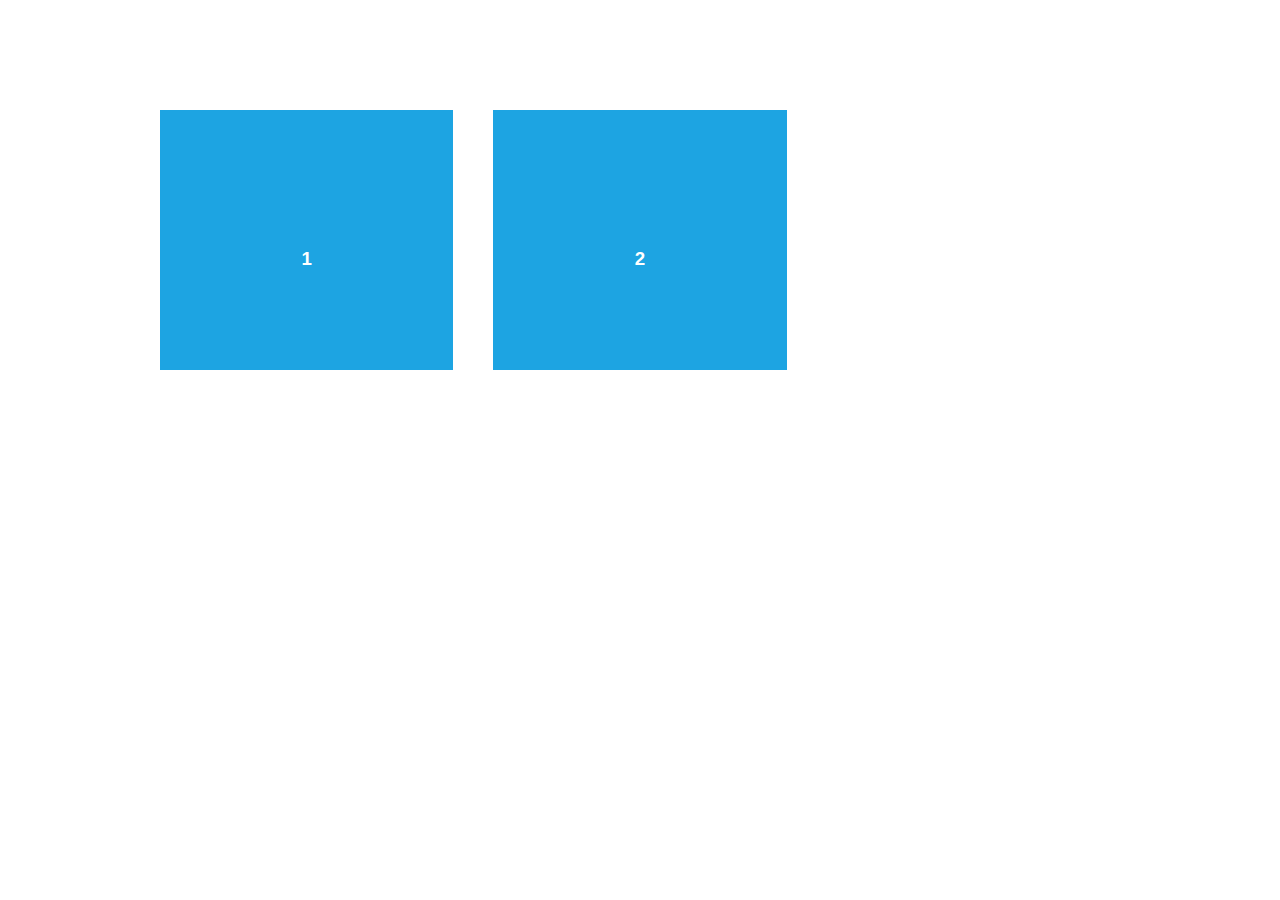
<file: js/aos/demo/async.html>
<!DOCTYPE html>
<html>
  <head>
    <meta charset="utf-8">
    <title>AOS - Animate on scroll library</title>
    <meta name="viewport" content="width=device-width">
    <link rel="stylesheet" href="css/styles.css" />
    <link rel="stylesheet" href="../dist/aos.css" />
  </head>
  <body>
    <div id="aos-demo" class="aos-all"></div>

    <script src="../dist/aos.js"></script>
    <script>
      AOS.init({
        easing: 'ease-in-out-sine'
      });

      setInterval(addItem, 300);

      var itemsCounter = 1;
      var container = document.getElementById('aos-demo');

      function addItem () {
        if (itemsCounter > 42) return;
        var item = document.createElement('div');
        item.classList.add('aos-item');
        item.setAttribute('data-aos', 'fade-up');
        item.innerHTML = '<div class="aos-item__inner"><h3>' + itemsCounter + '</h3></div>';
        container.appendChild(item);
        itemsCounter++;
      }
    </script>
  </body>
</html>
</file>
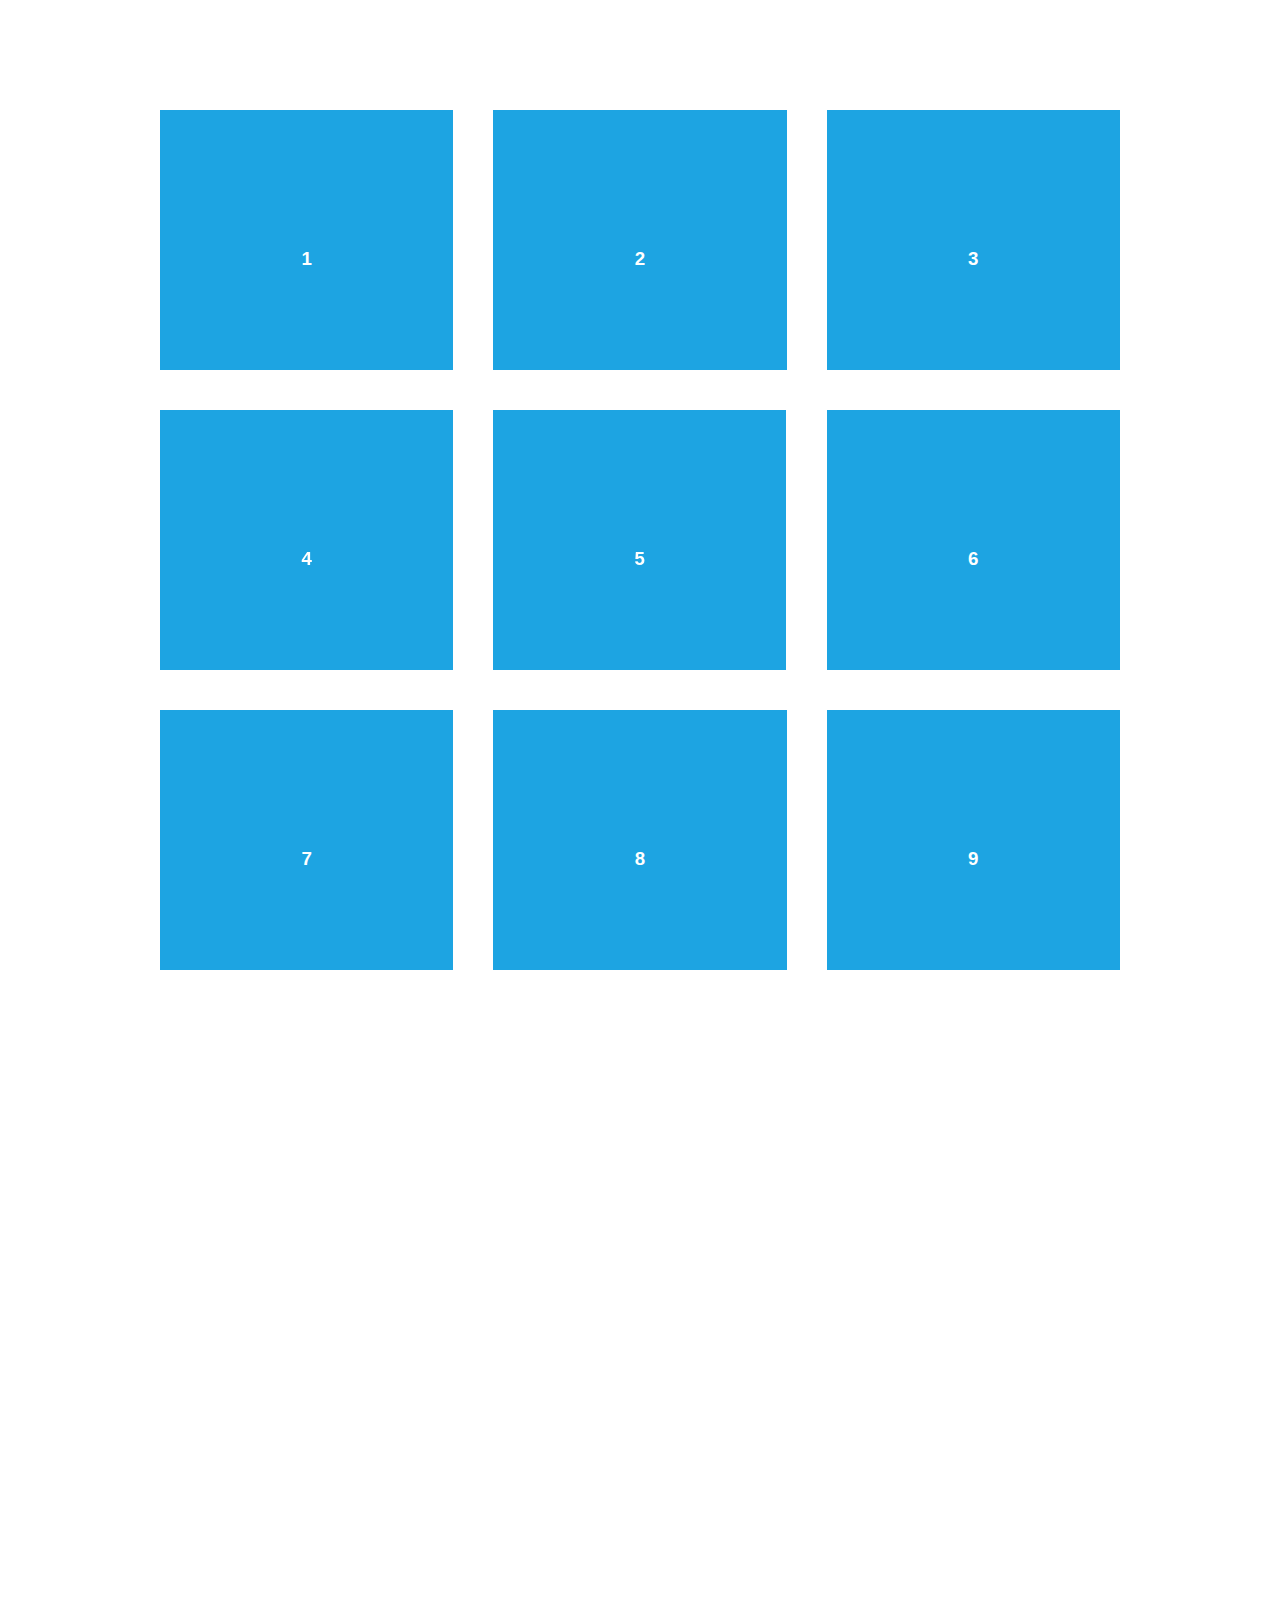
<file: js/aos/demo/simple.html>
<!DOCTYPE html>
<html>
  <head>
    <meta charset="utf-8">
    <title>AOS - Animate on scroll library</title>
    <meta name="viewport" content="width=device-width">
    <link rel="stylesheet" href="css/styles.css" />
    <link rel="stylesheet" href="../dist/aos.css" />
    <!--[if lt IE 9]>
    <script src="//html5shiv.googlecode.com/svn/trunk/html5.js"></script>
    <![endif]-->
  </head>
  <body>
    <div id="transcroller-body" class="aos-all">
      <div class="aos-item" data-aos="fade-up">
        <div class="aos-item__inner"><h3>1</h3></div>
      </div>
      <div class="aos-item" data-aos="fade-down">
        <div class="aos-item__inner"><h3>2</h3></div>
      </div>
      <div class="aos-item" data-aos="zoom-out-down">
        <div class="aos-item__inner"><h3>3</h3></div>
      </div>
      <div class="aos-item" data-aos="flip-down">
        <div class="aos-item__inner"><h3>4</h3></div>
      </div>
      <div class="aos-item" data-aos="flip-up">
        <div class="aos-item__inner"><h3>5</h3></div>
      </div>
      <div class="aos-item" data-aos="fade-down">
        <div class="aos-item__inner"><h3>6</h3></div>
      </div>
      <div class="aos-item" data-aos="fade-in">
        <div class="aos-item__inner"><h3>7</h3></div>
      </div>
      <div class="aos-item" data-aos="fade-down">
        <div class="aos-item__inner"><h3>8</h3></div>
      </div>
      <div class="aos-item" data-aos="fade-in">
        <div class="aos-item__inner"><h3>9</h3></div>
      </div>
      <div class="aos-item" data-aos="fade-down">
        <div class="aos-item__inner"><h3>10</h3></div>
      </div>
      <div class="aos-item" data-aos="fade-up">
        <div class="aos-item__inner"><h3>11</h3></div>
      </div>
      <div class="aos-item" data-aos="fade-down">
        <div class="aos-item__inner"><h3>12</h3></div>
      </div>
      <div class="aos-item" data-aos="fade-in">
        <div class="aos-item__inner"><h3>13</h3></div>
      </div>
      <div class="aos-item" data-aos="fade-up">
        <div class="aos-item__inner"><h3>14</h3></div>
      </div>
      <div class="aos-item" data-aos="fade-in">
        <div class="aos-item__inner"><h3>15</h3></div>
      </div>
      <div class="aos-item" data-aos="fade-up">
        <div class="aos-item__inner"><h3>16</h3></div>
      </div>
      <div class="aos-item" data-aos="fade-down">
        <div class="aos-item__inner"><h3>17</h3></div>
      </div>
      <div class="aos-item" data-aos="fade-up">
        <div class="aos-item__inner"><h3>18</h3></div>
      </div>
      <div class="aos-item" data-aos="zoom-out">
        <div class="aos-item__inner"><h3>19</h3></div>
      </div>
      <div class="aos-item" data-aos="fade-up">
        <div class="aos-item__inner"><h3>20</h3></div>
      </div>
      <div class="aos-item" data-aos="zoom-out">
        <div class="aos-item__inner"><h3>21</h3></div>
      </div>
      <div class="aos-item" data-aos="fade-in">
        <div class="aos-item__inner"><h3>22</h3></div>
      </div>
      <div class="aos-item" data-aos="zoom-out-up">
        <div class="aos-item__inner"><h3>23</h3></div>
      </div>
      <div class="aos-item" data-aos="zoom-out-down">
        <div class="aos-item__inner"><h3>24</h3></div>
      </div>
      <div class="aos-item" data-aos="fade-in">
        <div class="aos-item__inner"><h3>25</h3></div>
      </div>
      <div class="aos-item" data-aos="fade-in">
        <div class="aos-item__inner"><h3>26</h3></div>
      </div>
      <div class="aos-item" data-aos="fade-in">
        <div class="aos-item__inner"><h3>27</h3></div>
      </div>
      <div class="aos-item" data-aos="fade-in">
        <div class="aos-item__inner"><h3>28</h3></div>
      </div>
      <div class="aos-item" data-aos="fade-in">
        <div class="aos-item__inner"><h3>29</h3></div>
      </div>
      <div class="aos-item" data-aos="fade-in">
        <div class="aos-item__inner"><h3>30</h3></div>
      </div>
      <div class="aos-item" data-aos="fade-in">
        <div class="aos-item__inner"><h3>31</h3></div>
      </div>
      <div class="aos-item" data-aos="fade-in">
        <div class="aos-item__inner"><h3>32</h3></div>
      </div>
      <div class="aos-item" data-aos="fade-in">
        <div class="aos-item__inner"><h3>33</h3></div>
      </div>
      <div class="aos-item" data-aos="fade-in">
        <div class="aos-item__inner"><h3>34</h3></div>
      </div>
      <div class="aos-item" data-aos="fade-in">
        <div class="aos-item__inner"><h3>35</h3></div>
      </div>
      <div class="aos-item" data-aos="fade-in">
        <div class="aos-item__inner"><h3>36</h3></div>
      </div>
      <div class="aos-item" data-aos="fade-in">
        <div class="aos-item__inner"><h3>37</h3></div>
      </div>
      <div class="aos-item" data-aos="fade-in">
        <div class="aos-item__inner"><h3>38</h3></div>
      </div>
      <div class="aos-item" data-aos="fade-in">
        <div class="aos-item__inner"><h3>39</h3></div>
      </div>
      <div class="aos-item" data-aos="fade-in">
        <div class="aos-item__inner"><h3>40</h3></div>
      </div>
      <div class="aos-item" data-aos="fade-in">
        <div class="aos-item__inner"><h3>41</h3></div>
      </div>
      <div class="aos-item" data-aos="fade-in">
        <div class="aos-item__inner"><h3>42</h3></div>
      </div>
    </div>

    <script src="../dist/aos.js"></script>
    <script>
      AOS.init({
        easing: 'ease-in-out-sine'
      });
    </script>

    <!-- <script src="//cdnjs.cloudflare.com/ajax/libs/require.js/2.1.11/require.min.js"></script>
    <script>
      requirejs.config({
          baseUrl: '../dist',
      });

      require(['aos'], function(AOS){
          AOS.init({
              easing: 'ease-in-out-sine'
          });
      });
    </script> -->
  </body>
</html>
</file>
<file: js/aos/test/fixtures/aos-offset.fixture.html>
<!DOCTYPE html>
<html>
  <head>
    <title></title>
    <style type="text/css">
      * {box-sizing: border-box;}
      body {
        margin: 0; padding: 0 20px; text-align: center;
      }
      .aos-item {
        width: 100%; height: 130px; margin: 0 0 20px 0; background: #ccc;
      }
    </style>
  </head>
  <body class="body">
    <div class="aos-item aos-item--1" data-aos-offset="50" data-aos="fade"></div>
    <div class="aos-item aos-item--2" data-aos-offset="50" data-aos="fade-up"></div>
    <div class="aos-item aos-item--3" data-aos-offset="50" data-aos="fade-down"></div>
    <div class="aos-item aos-item--4" data-aos-offset="50" data-aos="fade-left"></div>
    <div class="aos-item aos-item--5" data-aos-offset="50" data-aos="fade-right"></div>
    <div class="aos-item aos-item--6" data-aos-offset="50" data-aos="flip-up"></div>
    <div class="aos-item aos-item--7" data-aos-offset="50" data-aos="flip-down"></div>
    <div class="aos-item aos-item--8" data-aos-offset="50" data-aos="flip-left"></div>
    <div class="aos-item aos-item--9" data-aos-offset="50" data-aos="flip-right"></div>
    <div class="aos-item aos-item--10" data-aos-offset="50" data-aos="zoom-in"></div>
    <div class="aos-item aos-item--11" data-aos-offset="50" data-aos="zoom-in-up"></div>
    <div class="aos-item aos-item--12" data-aos-offset="50" data-aos="zoom-in-down"></div>
    <div class="aos-item aos-item--13" data-aos-offset="50" data-aos="zoom-in-left"></div>
    <div class="aos-item aos-item--14" data-aos-offset="50" data-aos="zoom-in-right"></div>
    <div class="aos-item aos-item--15" data-aos-offset="50" data-aos="slide-up"></div>
    <div class="aos-item aos-item--16" data-aos-offset="50" data-aos="slide-down"></div>
    <div class="aos-item aos-item--17" data-aos-offset="50" data-aos="slide-left"></div>
    <div class="aos-item aos-item--18" data-aos-offset="50" data-aos="slide-right"></div>
  </body>
</html>
</file>
<file: js/aos/test/fixtures/aos.fixture.html>
<!DOCTYPE html>
<html>
  <head>
    <title></title>
    <style type="text/css">
      * {box-sizing: border-box;}
      body {
        margin: 0; padding: 0 20px; text-align: center;
      }
      .aos-item {
        width: 100%; height: 130px; margin: 0 0 20px 0; background: #ccc;
      }
    </style>
  </head>
  <body class="body">
    <div class="aos-item aos-item--1" data-aos="fade"></div>
    <div class="aos-item aos-item--2" data-aos="fade-up"></div>
    <div class="aos-item aos-item--3" data-aos="fade-down"></div>
    <div class="aos-item aos-item--4" data-aos="fade-left"></div>
    <div class="aos-item aos-item--5" data-aos="fade-right"></div>
    <div class="aos-item aos-item--6" data-aos="flip-up"></div>
    <div class="aos-item aos-item--7" data-aos="flip-down"></div>
    <div class="aos-item aos-item--8" data-aos="flip-left"></div>
    <div class="aos-item aos-item--9" data-aos="flip-right"></div>
    <div class="aos-item aos-item--10" data-aos="zoom-in"></div>
    <div class="aos-item aos-item--11" data-aos="zoom-in-up"></div>
    <div class="aos-item aos-item--12" data-aos="zoom-in-down"></div>
    <div class="aos-item aos-item--13" data-aos="zoom-in-left"></div>
    <div class="aos-item aos-item--14" data-aos="zoom-in-right"></div>
    <div class="aos-item aos-item--15" data-aos="slide-up"></div>
    <div class="aos-item aos-item--16" data-aos="slide-down"></div>
    <div class="aos-item aos-item--17" data-aos="slide-left"></div>
    <div class="aos-item aos-item--18" data-aos="slide-right"></div>
  </body>
</html>
</file>
<file: css/style.css>
body {
  margin: 0;
  padding: 0;
  background-color: #1e1f21;
  font-family: Arial, Helvetica, sans-serif;
}
body .autor {
  border: none;
  position: absolute;
  top: 30px;
  right: 30px;
  font-weight: 600;
  padding: 1em 2em;
  text-decoration: none;
  color: #fff;
  font-size: 1rem;
  border-radius: 0.125em;
  background-color: inherit;
}
body .autor::after {
  content: "";
  position: absolute;
  z-index: -1;
  top: -0.15em;
  left: -0.15em;
  width: calc(100% + .3em);
  height: calc(100% + .3em);
  border-radius: 0.25em;
  background-image: linear-gradient(45deg, #f79533, #f37055, #ef4e7b, #a166ab, #5073b8, #1098ad, #07b39b, #6fba82);
  background-size: 200%;
  animation: animateborder 3s ease infinite;
}
body .wrap {
  display: flex;
  justify-content: center;
  align-items: center;
}
body .wrap .my-card {
  width: 321px;
  height: 560px;
  box-sizing: content-box;
  padding: 2.5rem;
  perspective: 1000px;
  margin-top: 25px;
}
body .wrap .my-card::after {
  content: "";
  position: absolute;
  z-index: -1;
  top: -0.15em;
  left: -0.15em;
  width: calc(100% + .3em);
  height: calc(100% + .3em);
  border-radius: 0.25em;
  background-image: linear-gradient(45deg, #f79533, #f37055, #ef4e7b, #a166ab, #5073b8, #1098ad, #07b39b, #6fba82);
  background-size: 200%;
  animation: animateborder 3s ease infinite;
}
body .wrap .my-card .front {
  position: absolute;
  width: 100%;
  height: 100%;
  left: 0;
  top: 0;
  background-color: #1e1f21;
  display: flex;
  justify-content: center !important;
  flex-direction: column;
  align-items: center;
  transition: 2s;
  -webkit-backface-visibility: hidden;
          backface-visibility: hidden;
  border-radius: 0.125em;
}
body .wrap .my-card .front .my-img {
  width: calc( 321px + 5rem );
  margin: 0 auto;
  border-radius: 0.125em;
  border-bottom-left-radius: 0;
  border-bottom-right-radius: 0;
}
body .wrap .my-card .front h1 {
  color: #eee;
  text-align: center;
  text-transform: uppercase;
  margin-top: 20px;
}
body .wrap .my-card .front h2 {
  color: #bbb;
  font-size: 14px;
  font-weight: 100;
  text-align: center;
}
body .wrap .my-card .front .soc-med {
  width: 60%;
  display: flex;
  justify-content: space-between;
  margin: 1rem auto;
}
body .wrap .my-card .front .soc-med img {
  transition: 0.5s ease;
}
body .wrap .my-card .front .soc-med img:hover {
  transform: scale(1.5);
}
body .wrap .my-card .front .row {
  width: 100%;
  position: relative;
  top: 0%;
}
body .wrap .my-card .front .row .col-4 {
  width: 100%;
  padding: 1rem;
  background-color: #1e1f21;
}
body .wrap .my-card .front .row .col-4 a {
  color: #fff;
  text-decoration: none;
  text-align: center;
  display: block;
  font-size: 18px;
  width: 100%;
  transition: 0.5s ease;
}
body .wrap .my-card .front .row .col-4 a:hover {
  transform: scale(1.1);
}
body .wrap .my-card .back {
  position: absolute;
  width: 100%;
  height: 100%;
  left: 0;
  top: 0;
  background-color: #1e1f21;
  display: flex;
  justify-content: center !important;
  flex-direction: column;
  align-items: center;
  transition: 2s;
  -webkit-backface-visibility: hidden;
          backface-visibility: hidden;
  border-radius: 0.125em;
  transform: rotateY(180deg);
  color: #fff;
}
body .wrap .my-card .back .name-author {
  text-align: center;
  font-size: 2em;
  text-transform: uppercase;
}
body .wrap .my-card .back .input-login {
  display: block;
  margin: 1rem auto;
  width: 300px;
  padding: 0.5rem;
  box-shadow: 0 0 5px 2px #aaa;
  border: none;
  border-radius: 0.125rem;
}
body .wrap .my-card .back p {
  text-align: center;
}
body .wrap .my-card .back .checking {
  display: flex;
  justify-content: center;
  align-items: center;
}
body .wrap .my-card .back .checking label {
  margin: 0 1rem;
}
body .wrap .my-card .back .row {
  width: 100%;
  position: relative;
  top: 0%;
}
body .wrap .my-card .back .row div {
  width: 100%;
  padding: 1rem;
  background-color: #1e1f21;
}
body .wrap .my-card .back .row div button {
  color: #fff;
  text-decoration: none;
  text-align: center;
  display: block;
  font-size: 18px;
  width: 100%;
  transition: 0.5s ease;
  border: none;
  background-color: inherit;
}
body .wrap .my-card .back .row div button:hover {
  transform: scale(1.1);
}
body .menu-block {
  display: block;
  position: absolute;
  top: 2.5rem;
  right: 2.5rem;
  z-index: 120;
}
body .menu-block .menu, body .menu-block .menu-before, body .menu-block .menu-after {
  position: absolute;
  top: calc( 50% - 2.5px );
  right: calc( 50% - 15px );
  z-index: 101;
  border: none;
  width: 30px;
  height: 5px;
  border-radius: 0.25rem;
  background-color: #fefefe;
  transition: 1s;
}
body .menu-block .menu-before {
  top: calc( 50% - 12.5px );
  display: block;
}
body .menu-block .menu-after {
  top: calc(50% + 7.5px);
  display: block;
}
body nav {
  width: 100%;
  height: 100vh;
  background-image: linear-gradient(45deg, #f7953390, #f3705590, #ef4e7b90, #a166ab90, #5073b890, #1098ad90, #07b39b90, #6fba8290);
  position: absolute;
  top: -100vh;
  transition: 1.5s;
  padding: 0;
  margin: 0;
  display: flex;
  justify-content: center;
  flex-direction: column;
  align-items: center;
  z-index: 105;
}
body nav .links {
  padding: 1rem;
  transition: 0.5s ease;
}
body nav .links:hover {
  transform: scale(1.1);
}
body nav .links a {
  color: #eee;
  font-size: 24px;
  text-decoration: none;
  text-transform: uppercase;
  font-weight: 600;
}
body .wrap {
  height: 100vh;
  width: 100%;
  display: flex;
  justify-content: center;
  flex-direction: column;
  align-items: center;
}
body .wrap .my-img-n {
  width: 190px;
  height: 190px;
  border-radius: 100%;
}
body .wrap h1 {
  color: #eee;
}
body .wrap h2 {
  color: #fefefe;
  font-size: 14px;
  font-weight: 100;
}
body .wrap .rev-tri {
  position: absolute;
  bottom: -1vw;
  z-index: 95;
  width: 0;
  height: 0;
  border-style: solid;
  border-width: 20vh 49.5vw 1vw 49.5vw;
  border-color: transparent #fefefe #fefefe #fefefe;
  margin: 0;
  padding: 0;
}
body .wrap .arrow {
  width: 200px;
  position: absolute;
  bottom: 5vh;
  left: calc( 50% - 25px );
  animation: arrowDownOne 2s infinite;
}
body .wrap .two {
  bottom: 7vh;
  animation: arrowDownTwo 2s infinite;
}
body .new-wrap {
  width: 100%;
  height: 100vh;
  background-color: #fefefe;
  display: flex;
  align-items: center;
  justify-content: center;
}
body .new-wrap .all-servs {
  width: 90%;
  margin-left: 5%;
  display: flex;
  justify-content: space-around;
  align-items: center;
}
body .new-wrap .all-servs .ser {
  width: 100%;
  display: flex;
  justify-content: center;
  flex-direction: column;
  align-items: center;
  text-transform: uppercase;
}
body .new-wrap .all-servs .ser .img-round {
  width: 120px;
  height: 120px;
  border-radius: 100%;
}
body .new-wrap .all-servs .ser .img-round img {
  margin-left: 12px;
  margin-top: 12px;
}
body .new-wrap .all-servs .ser .box {
  width: 100%;
  height: 50%;
  background-color: #1e1f21;
  position: absolute;
  top: 170%;
  left: 0;
  opacity: 0;
  transition: 0.5s ease;
}
body .new-wrap .all-servs .ser button {
  color: #1e1f21;
  background-color: inherit;
  border-radius: 0.25em;
  border: 1px slid #1e1f21;
}
body .container {
  background-color: #fefefe;
  padding: 0;
  margin: 0;
}
body .container .row {
  width: 80vw;
  height: 10vh;
}
body .container .row .col-4 {
  background-color: #000;
  text-align: center;
  color: #fefefe;
  padding: auto auto;
}
body .wrapper {
  width: 100%;
  height: 100vh;
  background-color: #fefefe;
  margin: 0;
  padding: 10vh 0;
  top: 100vh;
}
body .wrapper .slider {
  width: 80%;
  height: 270px;
  overflow: hidden;
  margin-left: 10%;
}
body .wrapper .slider .polosa {
  width: 100%;
}
body .wrapper .slider .polosa .slide {
  width: 1080px;
  display: flex;
  justify-content: space-evenly;
  position: relative;
  top: 0;
  transition: 0.5s;
}
body .wrapper .slider .polosa .slide .text {
  width: 590px;
}
body .wrapper .slider .polosa .slide .text h3 {
  font-weight: 600;
}
body .wrapper .slider .polosa .slide .text h4 {
  font-size: 20px;
}
body .wrapper .slider .polosa .slide .text a {
  padding: 0.75rem;
  border-radius: 0.5rem;
  text-decoration: none;
}
body .wrapper .slider .polosa .slide .slide-img {
  width: 590px;
}
body .wrapper .slider .polosa .slide .slide-img img {
  width: 100%;
}
body .wrapper .dots {
  width: 100%;
  height: 270px;
  display: flex;
  justify-content: space-evenly;
  align-items: center;
  background-color: #fefefe;
  margin: 10vh 0;
}
body .wrapper .dots button {
  border: none;
  width: 270px;
  height: 270px;
  font-size: 100px;
}

@keyframes arrowDownOne {
  0% {
    bottom: 5vh;
  }
  50% {
    bottom: 2vh;
  }
  100% {
    bottom: 5vh;
  }
}
@keyframes arrowDownTwo {
  0% {
    bottom: 7vh;
  }
  50% {
    bottom: 4vh;
  }
  100% {
    bottom: 7vh;
  }
}
@keyframes animateborder {
  0% {
    background-position: 0%;
  }
  50% {
    background-position: 100%;
  }
  100% {
    background-position: 0%;
  }
}
.top-0 {
  top: 0;
}

.menu-bef {
  top: calc( 50% - 2.5px ) !important;
  transform: rotateZ(45deg);
}

.menu-aft {
  top: calc( 50% - 2.5px ) !important;
  transform: rotateZ(-45deg);
}

.menu-cen {
  opacity: 0;
}

.op1 {
  opacity: 1;
}

.din {
  display: none;
}

.dib {
  display: block;
}
</file>
<file: css/preloader.css>
.preloader {
    width: 100%;
    height: 100vh;
    display: flex;
    justify-content: center;
    align-items: center;
    background-image: linear-gradient(45deg,#f7953390, #f3705590, #ef4e7b90, #a166ab90, #5073b890, #1098ad90, #07b39b90, #6fba8290);
    position: absolute;
    z-index: 150;
}
.lds-default {
    display: inline-block;
    position: relative;
    width: 80px;
    height: 80px;
  }
  .lds-default div {
    position: absolute;
    width: 6px;
    height: 6px;
    background: #fff;
    border-radius: 50%;
    animation: lds-default 1.2s linear infinite;
  }
  .lds-default div:nth-child(1) {
    animation-delay: 0s;
    top: 37px;
    left: 66px;
  }
  .lds-default div:nth-child(2) {
    animation-delay: -0.1s;
    top: 22px;
    left: 62px;
  }
  .lds-default div:nth-child(3) {
    animation-delay: -0.2s;
    top: 11px;
    left: 52px;
  }
  .lds-default div:nth-child(4) {
    animation-delay: -0.3s;
    top: 7px;
    left: 37px;
  }
  .lds-default div:nth-child(5) {
    animation-delay: -0.4s;
    top: 11px;
    left: 22px;
  }
  .lds-default div:nth-child(6) {
    animation-delay: -0.5s;
    top: 22px;
    left: 11px;
  }
  .lds-default div:nth-child(7) {
    animation-delay: -0.6s;
    top: 37px;
    left: 7px;
  }
  .lds-default div:nth-child(8) {
    animation-delay: -0.7s;
    top: 52px;
    left: 11px;
  }
  .lds-default div:nth-child(9) {
    animation-delay: -0.8s;
    top: 62px;
    left: 22px;
  }
  .lds-default div:nth-child(10) {
    animation-delay: -0.9s;
    top: 66px;
    left: 37px;
  }
  .lds-default div:nth-child(11) {
    animation-delay: -1s;
    top: 62px;
    left: 52px;
  }
  .lds-default div:nth-child(12) {
    animation-delay: -1.1s;
    top: 52px;
    left: 62px;
  }
  @keyframes lds-default {
    0%, 20%, 80%, 100% {
      transform: scale(1);
    }
    50% {
      transform: scale(1.5);
    }
  }
</file>
<file: js/aos/demo/css/styles.css>
body {
  font-family: Helvetica,Tahoma;
}

*,
*:before,
*:after {
  box-sizing: border-box;
}

.aos-all {
  width: 1000px;
  max-width: 98%;
  margin: 10vh auto 0 auto;
}

.aos-item {
  display: inline-block;
  float: left;
  width: 33.3333%;
  height: 300px;
  padding: 20px;
}

.aos-item__inner {
  position: relative;
  width: 100%;
  height: 100%;
  float: left;
  background: #1da4e2;
  line-height: 260px;
  text-align: center;
  color: #fff;
}

@media screen and (max-width: 800px) {
  .aos-item {
    width: 50%;
  }
}
</file>
